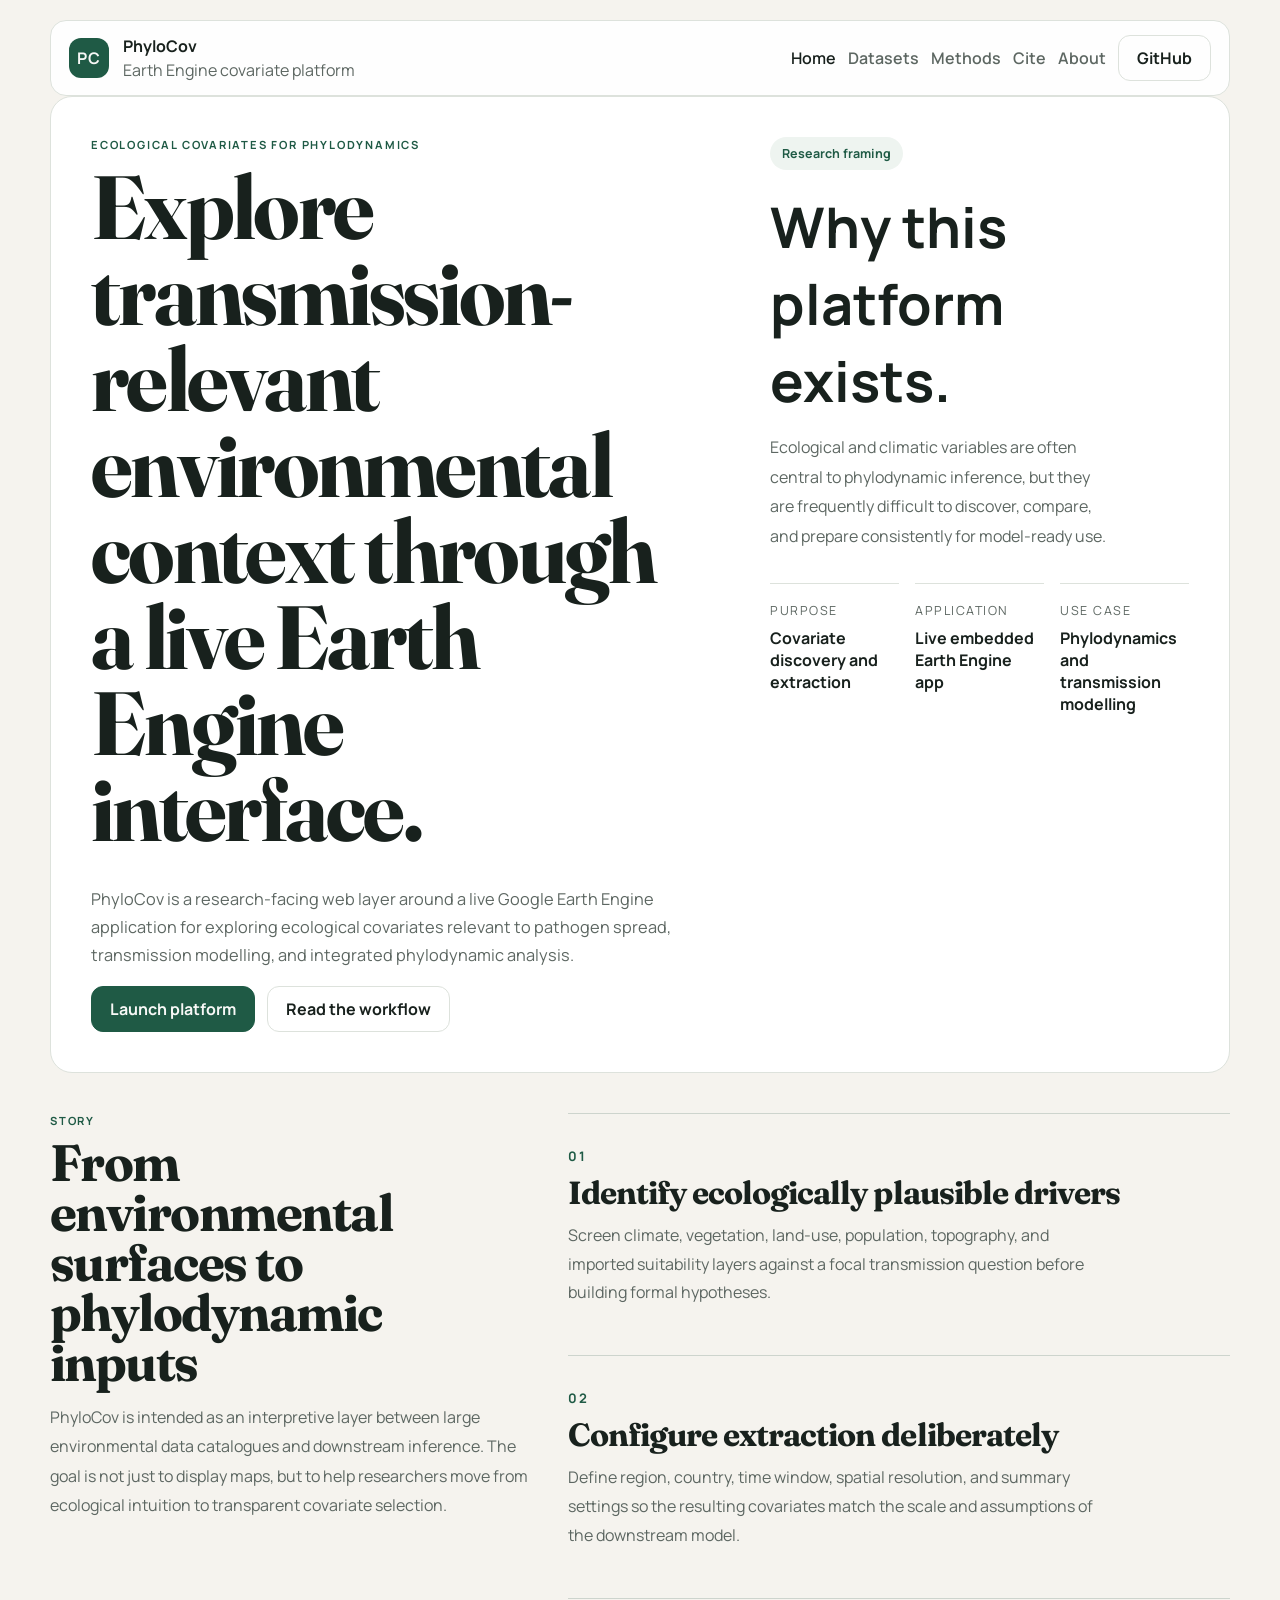
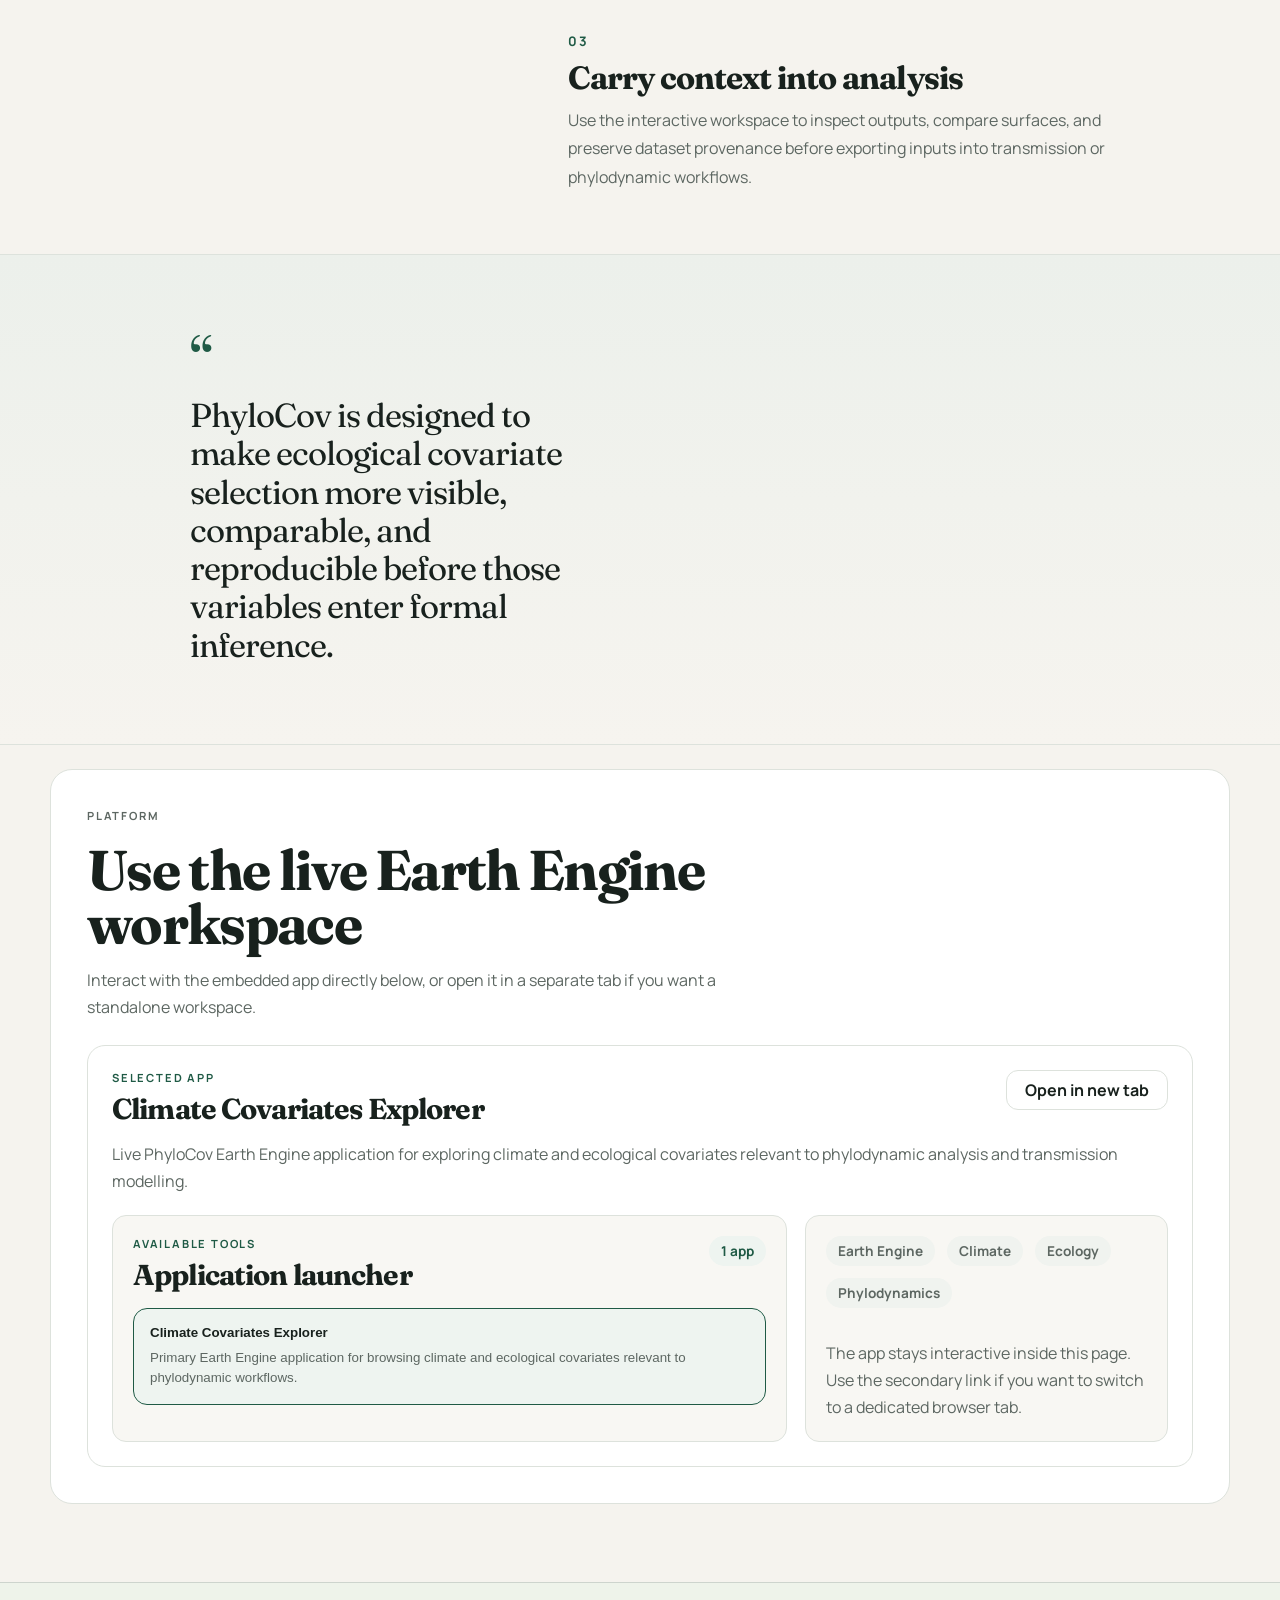
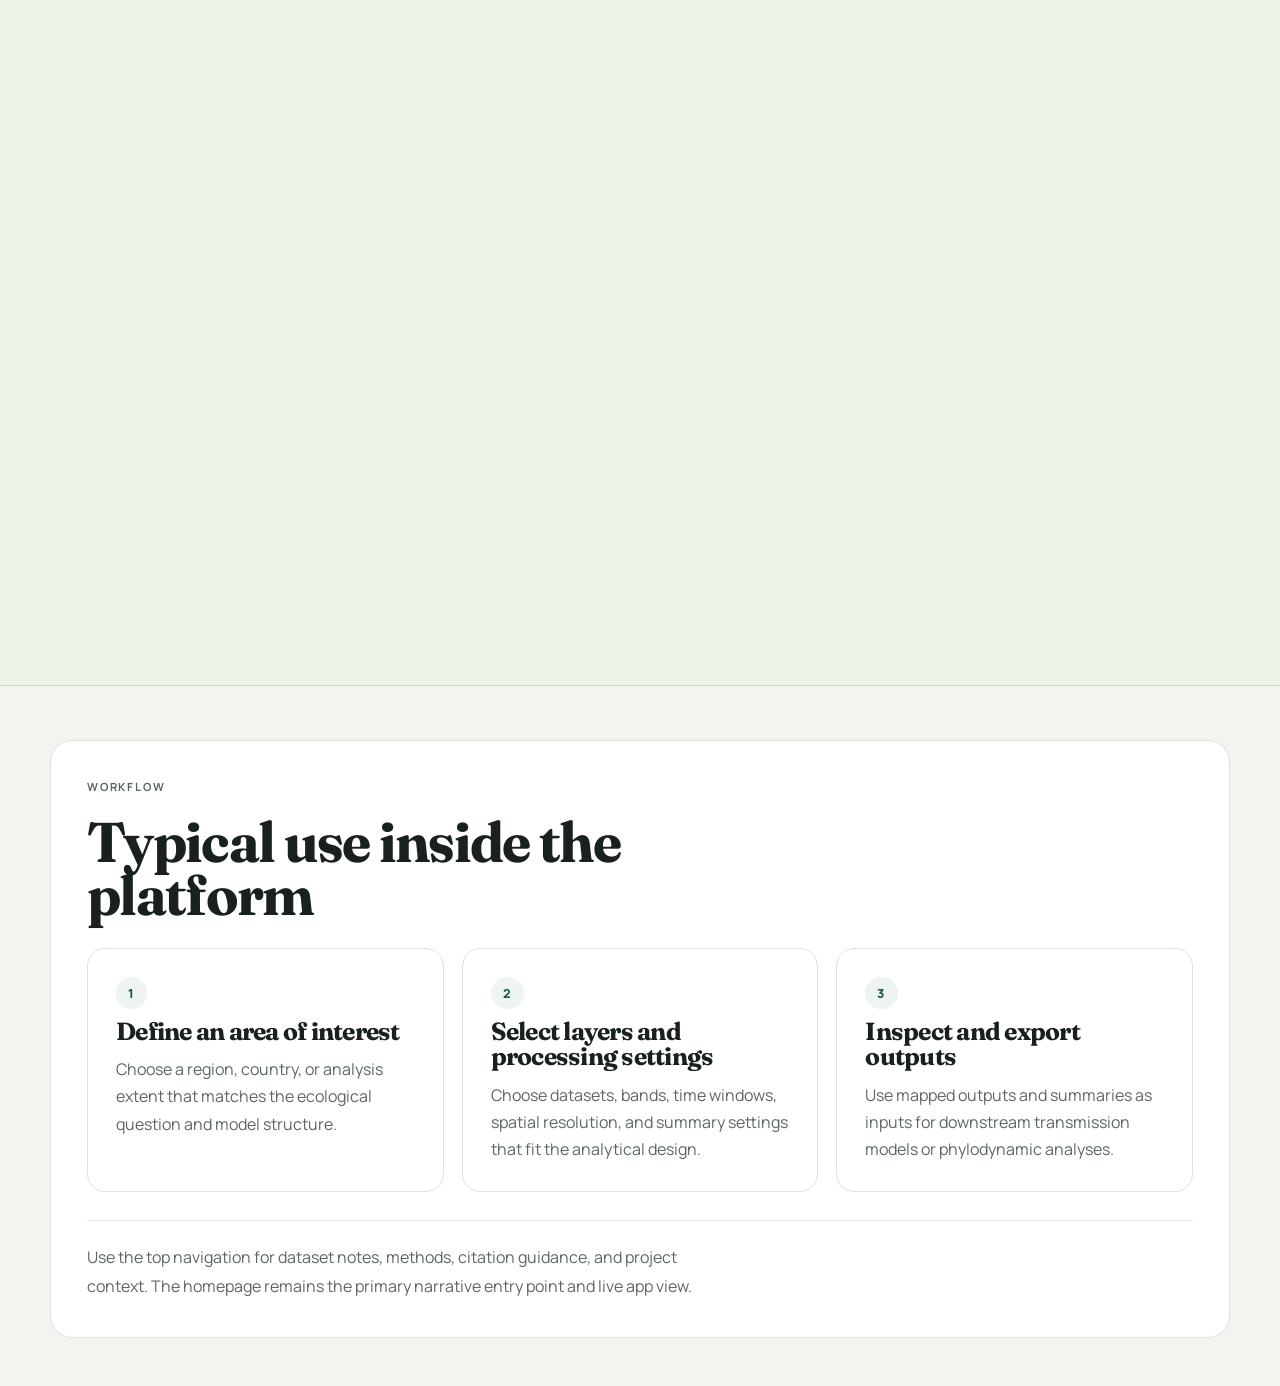
<file: index.html>
<!DOCTYPE html>
<html lang="en">
<head>
  <meta charset="UTF-8">
  <meta name="viewport" content="width=device-width, initial-scale=1.0">
  <title>PhyloCov | Ecological Covariates for Phylodynamics</title>
  <meta
    name="description"
    content="PhyloCov is a web platform for climate and ecological covariates designed for phylodynamic analysis and transmission modelling."
  >
  <link rel="preconnect" href="https://fonts.googleapis.com">
  <link rel="preconnect" href="https://fonts.gstatic.com" crossorigin>
  <link
    href="https://fonts.googleapis.com/css2?family=Fraunces:opsz,wght@9..144,500;9..144,700&family=Manrope:wght@400;500;600;700&display=swap"
    rel="stylesheet"
  >
  <link rel="stylesheet" href="./styles.css">
</head>
<body>
  <div class="site-shell">
    <header class="hero">
      <nav class="topbar" aria-label="Primary">
        <a class="brand" href="./index.html">
          <span class="brand-mark">PC</span>
          <span class="brand-copy">
            <strong>PhyloCov</strong>
            <span>Earth Engine covariate platform</span>
          </span>
        </a>
        <div class="topbar-actions">
          <a class="nav-link" aria-current="page" href="./index.html">Home</a>
          <a class="nav-link" href="./datasets.html">Datasets</a>
          <a class="nav-link" href="./methods.html">Methods</a>
          <a class="nav-link" href="./cite.html">Cite</a>
          <a class="nav-link" href="./about.html">About</a>
          <a class="button button-ghost" href="https://github.com/graeme-dor/PhyloCov" target="_blank" rel="noreferrer">GitHub</a>
        </div>
      </nav>

      <section class="hero-stage">
        <div class="hero-primary">
          <p class="eyebrow">Ecological covariates for phylodynamics</p>
          <h1>Explore transmission-relevant environmental context through a live Earth Engine interface.</h1>
          <p class="hero-text">
            PhyloCov is a research-facing web layer around a live Google Earth Engine application
            for exploring ecological covariates relevant to pathogen spread, transmission modelling,
            and integrated phylodynamic analysis.
          </p>
          <div class="hero-actions">
            <a class="button" href="#platform">Launch platform</a>
            <a class="button button-ghost" href="#story">Read the workflow</a>
          </div>
        </div>

        <div class="hero-secondary" aria-label="Platform summary">
          <div class="hero-note">
            <span class="panel-label">Research framing</span>
            <h2>Why this platform exists.</h2>
            <p>
              Ecological and climatic variables are often central to phylodynamic inference, but they are
              frequently difficult to discover, compare, and prepare consistently for model-ready use.
            </p>
          </div>

          <dl class="hero-metrics">
            <div>
              <dt>Purpose</dt>
              <dd>Covariate discovery and extraction</dd>
            </div>
            <div>
              <dt>Application</dt>
              <dd>Live embedded Earth Engine app</dd>
            </div>
            <div>
              <dt>Use case</dt>
              <dd>Phylodynamics and transmission modelling</dd>
            </div>
          </dl>
        </div>
      </section>
    </header>

    <main>
      <section class="story-section" id="story">
        <div class="story-intro">
          <p class="eyebrow">Story</p>
          <h2>From environmental surfaces to phylodynamic inputs</h2>
          <p>
            PhyloCov is intended as an interpretive layer between large environmental data catalogues
            and downstream inference. The goal is not just to display maps, but to help researchers
            move from ecological intuition to transparent covariate selection.
          </p>
        </div>

        <div class="story-grid">
          <article class="story-card">
            <span class="story-step">01</span>
            <h3>Identify ecologically plausible drivers</h3>
            <p>
              Screen climate, vegetation, land-use, population, topography, and imported suitability layers
              against a focal transmission question before building formal hypotheses.
            </p>
          </article>
          <article class="story-card">
            <span class="story-step">02</span>
            <h3>Configure extraction deliberately</h3>
            <p>
              Define region, country, time window, spatial resolution, and summary settings so the resulting
              covariates match the scale and assumptions of the downstream model.
            </p>
          </article>
          <article class="story-card">
            <span class="story-step">03</span>
            <h3>Carry context into analysis</h3>
            <p>
              Use the interactive workspace to inspect outputs, compare surfaces, and preserve dataset provenance
              before exporting inputs into transmission or phylodynamic workflows.
            </p>
          </article>
        </div>
      </section>

      <section class="quote-band">
        <div class="quote-band-inner">
          <p class="quote-mark">“</p>
          <p class="quote-text">
            PhyloCov is designed to make ecological covariate selection more visible, comparable, and reproducible
            before those variables enter formal inference.
          </p>
        </div>
      </section>

      <section class="platform-section" id="platform">
        <div class="section-heading">
          <p class="eyebrow">Platform</p>
          <h2>Use the live Earth Engine workspace</h2>
          <p>
            Interact with the embedded app directly below, or open it in a separate tab if you want a standalone workspace.
          </p>
        </div>

        <div class="embed-panel">
          <div class="embed-meta">
            <div>
              <p class="eyebrow eyebrow-tight">Selected app</p>
              <h3 id="app-title">Loading...</h3>
            </div>
            <div class="embed-actions">
              <a class="button button-ghost button-small" id="open-app-link" href="#" target="_blank" rel="noreferrer">
                Open in new tab
              </a>
            </div>
          </div>

          <p class="app-description" id="app-description">
            Loading app details.
          </p>

          <div class="platform-controls">
            <div class="platform-tools">
              <div class="app-browser-header">
                <div>
                  <p class="eyebrow eyebrow-tight">Available tools</p>
                  <h3>Application launcher</h3>
                </div>
                <span class="app-count" id="app-count">0 apps</span>
              </div>
              <div class="app-list" id="app-list" role="tablist" aria-label="Earth Engine apps"></div>
            </div>

            <div class="platform-notes">
              <div class="tag-row" id="app-tags" aria-label="App tags"></div>
              <p>
                The app stays interactive inside this page. Use the secondary link if you want to switch to a dedicated browser tab.
              </p>
            </div>
          </div>
        </div>
      </section>
    </main>
  </div>

  <div class="frame-stage">
    <div class="frame-wrap">
      <iframe
        id="app-frame"
        title="PhyloCov hosted Earth Engine application"
        loading="lazy"
        referrerpolicy="strict-origin-when-cross-origin"
      ></iframe>
      <div class="frame-placeholder" id="frame-placeholder">
        <div>
          <h4>Connect your live Earth Engine app</h4>
          <p>
            Add a valid published URL in <code>app-config.js</code> to load the application here.
          </p>
        </div>
      </div>
    </div>
  </div>

  <div class="site-shell">
    <main>
      <section class="content-section story-tail">
        <div class="section-heading">
          <p class="eyebrow">Workflow</p>
          <h2>Typical use inside the platform</h2>
        </div>

        <div class="usage-strip">
          <article class="usage-card">
            <span class="usage-step">1</span>
            <h3>Define an area of interest</h3>
            <p>Choose a region, country, or analysis extent that matches the ecological question and model structure.</p>
          </article>
          <article class="usage-card">
            <span class="usage-step">2</span>
            <h3>Select layers and processing settings</h3>
            <p>Choose datasets, bands, time windows, spatial resolution, and summary settings that fit the analytical design.</p>
          </article>
          <article class="usage-card">
            <span class="usage-step">3</span>
            <h3>Inspect and export outputs</h3>
            <p>Use mapped outputs and summaries as inputs for downstream transmission models or phylodynamic analyses.</p>
          </article>
        </div>

        <div class="story-footer">
          <p>
            Use the top navigation for dataset notes, methods, citation guidance, and project context.
            The homepage remains the primary narrative entry point and live app view.
          </p>
        </div>
      </section>
    </main>
  </div>

  <script src="./app-config.js"></script>
  <script src="./script.js"></script>
</body>
</html>
</file>
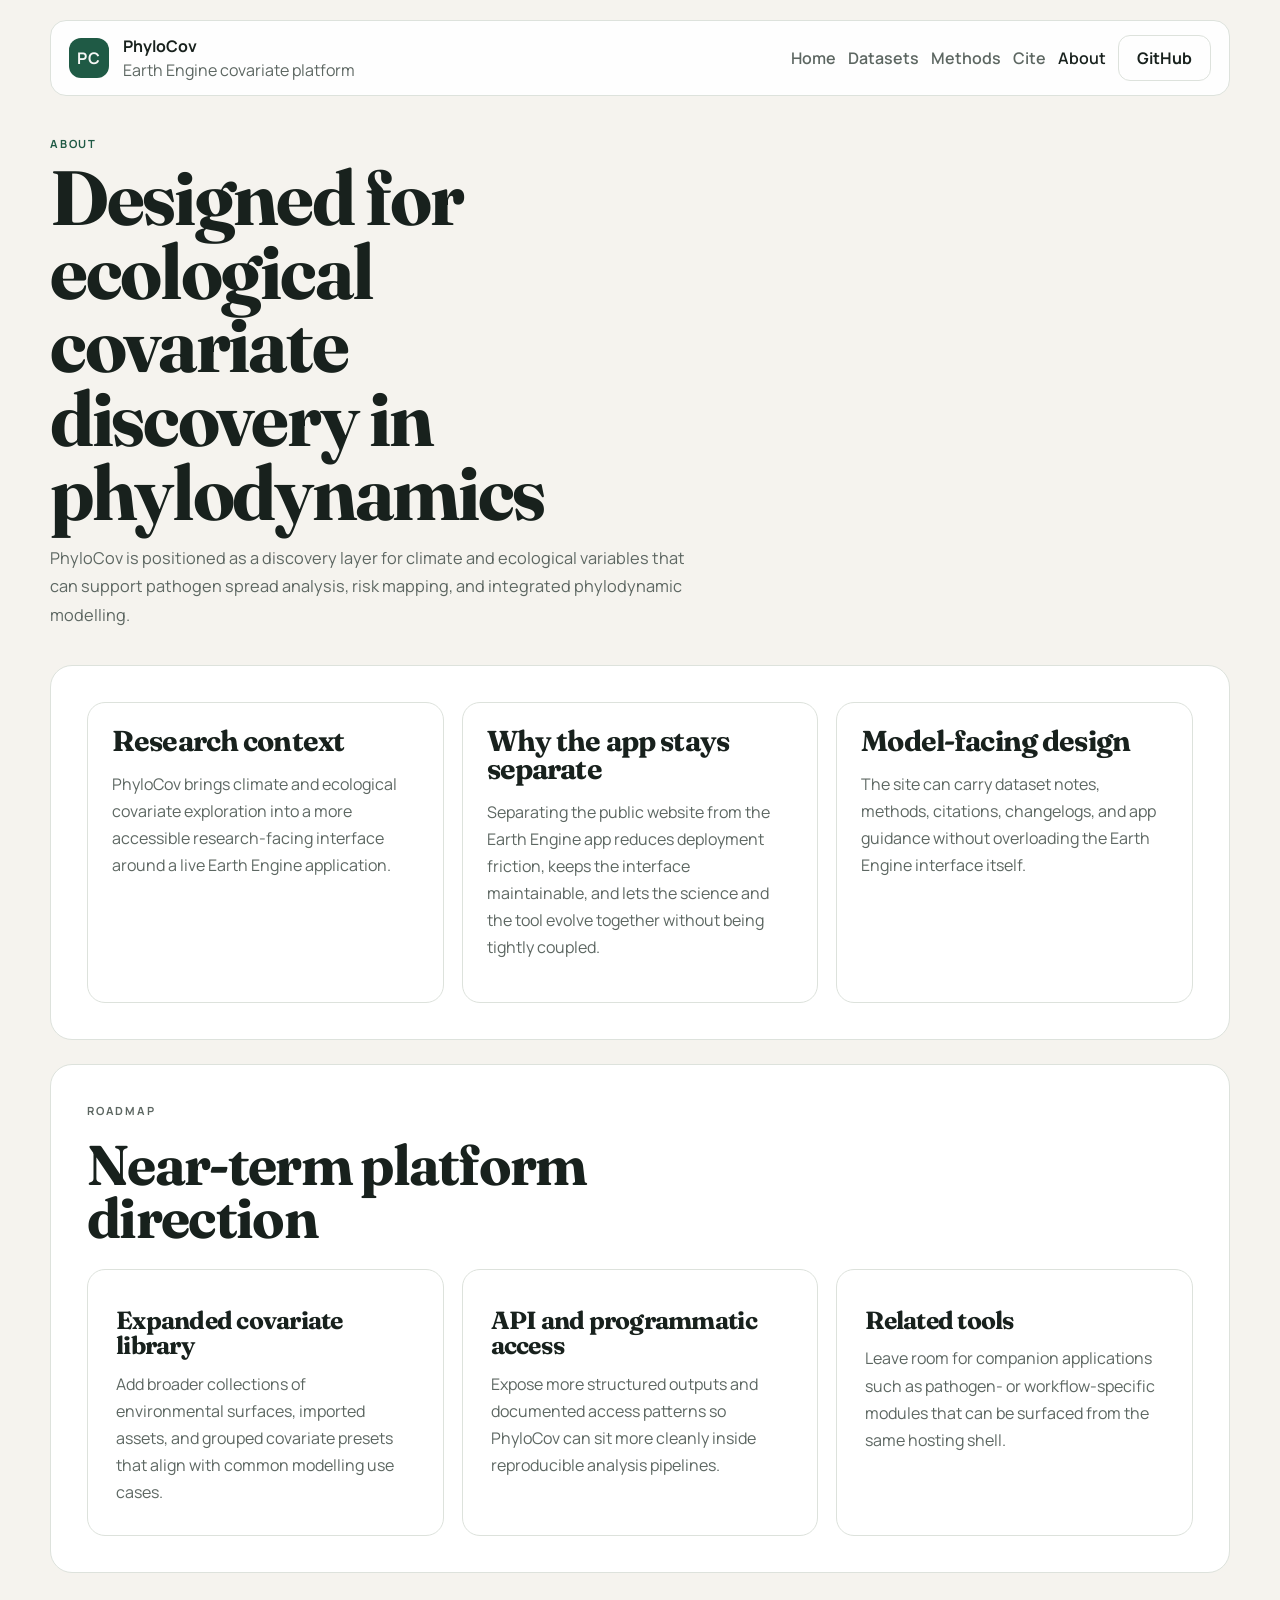
<file: about.html>
<!DOCTYPE html>
<html lang="en">
<head>
  <meta charset="UTF-8">
  <meta name="viewport" content="width=device-width, initial-scale=1.0">
  <title>PhyloCov About | Project Context</title>
  <meta
    name="description"
    content="About the PhyloCov platform and its role in ecological covariate discovery for phylodynamics."
  >
  <link rel="preconnect" href="https://fonts.googleapis.com">
  <link rel="preconnect" href="https://fonts.gstatic.com" crossorigin>
  <link
    href="https://fonts.googleapis.com/css2?family=Fraunces:opsz,wght@9..144,500;9..144,700&family=Manrope:wght@400;500;600;700&display=swap"
    rel="stylesheet"
    >
  <link rel="stylesheet" href="./styles.css">
</head>
<body>
  <div class="site-shell">
    <nav class="topbar" aria-label="Primary">
      <a class="brand" href="./index.html">
        <span class="brand-mark">PC</span>
        <span class="brand-copy">
          <strong>PhyloCov</strong>
          <span>Earth Engine covariate platform</span>
        </span>
      </a>
      <div class="topbar-actions">
        <a class="nav-link" href="./index.html">Home</a>
        <a class="nav-link" href="./datasets.html">Datasets</a>
        <a class="nav-link" href="./methods.html">Methods</a>
        <a class="nav-link" href="./cite.html">Cite</a>
        <a class="nav-link" aria-current="page" href="./about.html">About</a>
        <a class="button button-ghost" href="https://github.com/graeme-dor/PhyloCov" target="_blank" rel="noreferrer">GitHub</a>
      </div>
    </nav>

    <main>
      <section class="page-header">
        <p class="eyebrow">About</p>
        <h1>Designed for ecological covariate discovery in phylodynamics</h1>
        <p class="page-lead">
          PhyloCov is positioned as a discovery layer for climate and ecological variables that can support pathogen spread analysis, risk mapping, and integrated phylodynamic modelling.
        </p>
      </section>

      <section class="about-section">
        <div class="about-grid">
          <article class="about-card">
            <h3>Research context</h3>
            <p>PhyloCov brings climate and ecological covariate exploration into a more accessible research-facing interface around a live Earth Engine application.</p>
          </article>
          <article class="about-card">
            <h3>Why the app stays separate</h3>
            <p>Separating the public website from the Earth Engine app reduces deployment friction, keeps the interface maintainable, and lets the science and the tool evolve together without being tightly coupled.</p>
          </article>
          <article class="about-card">
            <h3>Model-facing design</h3>
            <p>The site can carry dataset notes, methods, citations, changelogs, and app guidance without overloading the Earth Engine interface itself.</p>
          </article>
        </div>
      </section>

      <section class="content-section">
        <div class="section-heading">
          <p class="eyebrow">Roadmap</p>
          <h2>Near-term platform direction</h2>
        </div>

        <div class="cite-layout">
          <article class="cite-card">
            <h3>Expanded covariate library</h3>
            <p>Add broader collections of environmental surfaces, imported assets, and grouped covariate presets that align with common modelling use cases.</p>
          </article>
          <article class="cite-card">
            <h3>API and programmatic access</h3>
            <p>Expose more structured outputs and documented access patterns so PhyloCov can sit more cleanly inside reproducible analysis pipelines.</p>
          </article>
          <article class="cite-card">
            <h3>Related tools</h3>
            <p>Leave room for companion applications such as pathogen- or workflow-specific modules that can be surfaced from the same hosting shell.</p>
          </article>
        </div>
      </section>
    </main>
  </div>
</body>
</html>
</file>
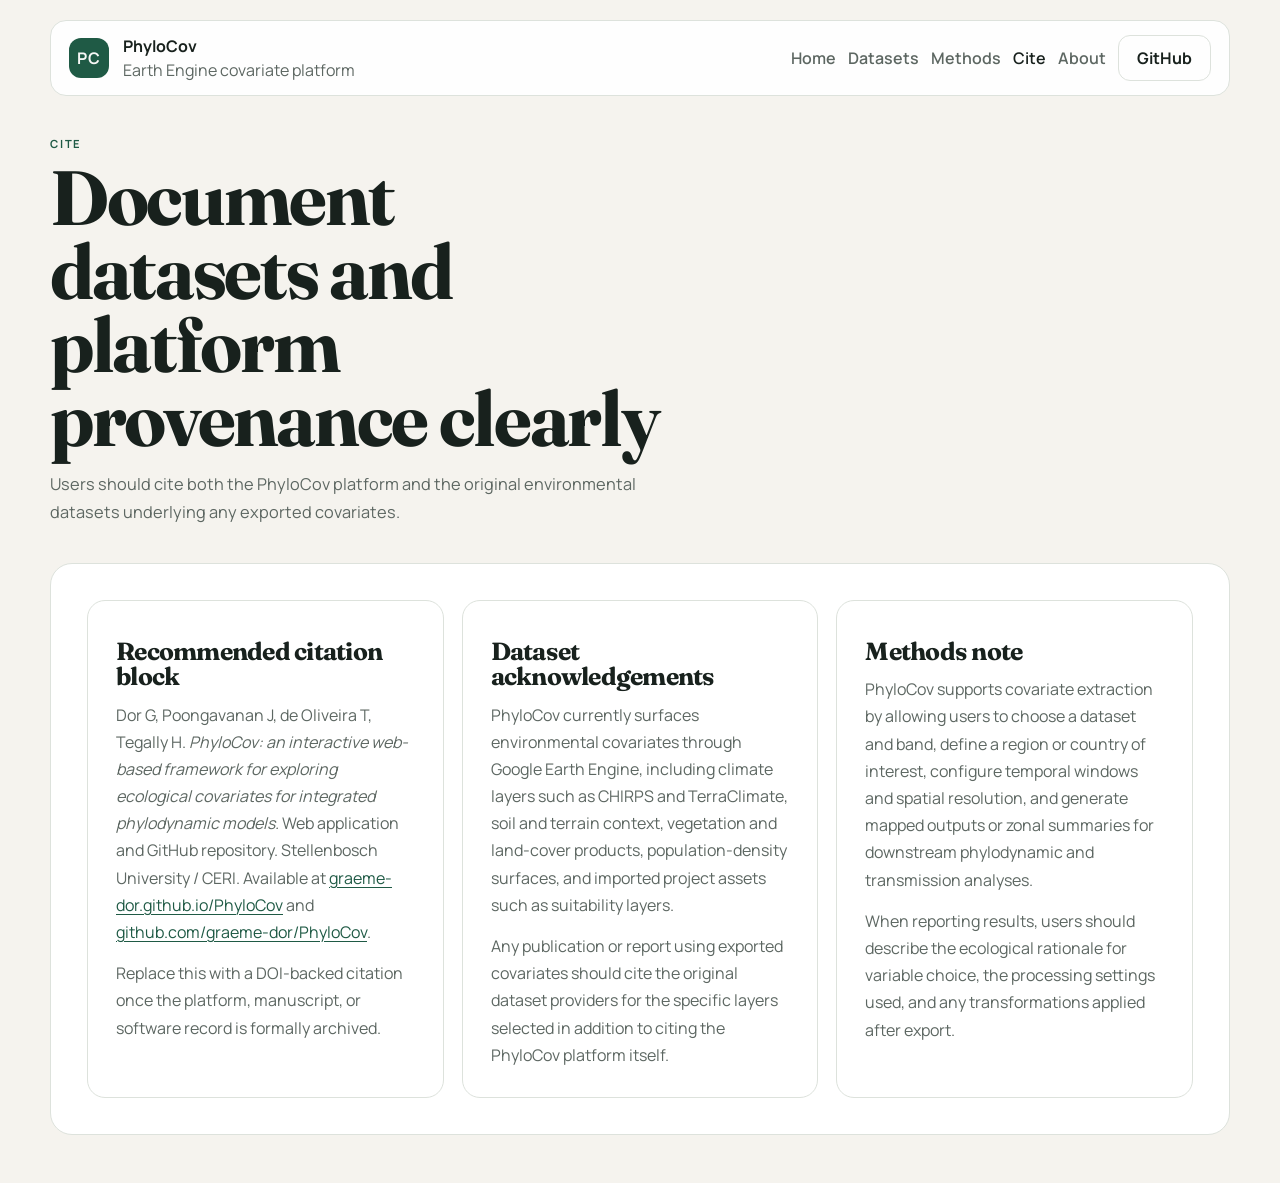
<file: cite.html>
<!DOCTYPE html>
<html lang="en">
<head>
  <meta charset="UTF-8">
  <meta name="viewport" content="width=device-width, initial-scale=1.0">
  <title>PhyloCov Cite | Citation and Attribution</title>
  <meta
    name="description"
    content="Citation and dataset attribution guidance for the PhyloCov platform."
  >
  <link rel="preconnect" href="https://fonts.googleapis.com">
  <link rel="preconnect" href="https://fonts.gstatic.com" crossorigin>
  <link
    href="https://fonts.googleapis.com/css2?family=Fraunces:opsz,wght@9..144,500;9..144,700&family=Manrope:wght@400;500;600;700&display=swap"
    rel="stylesheet"
  >
  <link rel="stylesheet" href="./styles.css">
</head>
<body>
  <div class="site-shell">
    <nav class="topbar" aria-label="Primary">
      <a class="brand" href="./index.html">
        <span class="brand-mark">PC</span>
        <span class="brand-copy">
          <strong>PhyloCov</strong>
          <span>Earth Engine covariate platform</span>
        </span>
      </a>
      <div class="topbar-actions">
        <a class="nav-link" href="./index.html">Home</a>
        <a class="nav-link" href="./datasets.html">Datasets</a>
        <a class="nav-link" href="./methods.html">Methods</a>
        <a class="nav-link" aria-current="page" href="./cite.html">Cite</a>
        <a class="nav-link" href="./about.html">About</a>
        <a class="button button-ghost" href="https://github.com/graeme-dor/PhyloCov" target="_blank" rel="noreferrer">GitHub</a>
      </div>
    </nav>

    <main>
      <section class="page-header">
        <p class="eyebrow">Cite</p>
        <h1>Document datasets and platform provenance clearly</h1>
        <p class="page-lead">
          Users should cite both the PhyloCov platform and the original environmental datasets underlying any exported covariates.
        </p>
      </section>

      <section class="content-section">
        <div class="cite-layout">
          <article class="cite-card">
            <h3>Recommended citation block</h3>
            <p class="citation-text">
              Dor G, Poongavanan J, de Oliveira T, Tegally H. <em>PhyloCov: an interactive web-based framework for exploring ecological covariates for integrated phylodynamic models.</em> Web application and GitHub repository. Stellenbosch University / CERI. Available at <a href="https://graeme-dor.github.io/PhyloCov/" target="_blank" rel="noreferrer">graeme-dor.github.io/PhyloCov</a> and <a href="https://github.com/graeme-dor/PhyloCov" target="_blank" rel="noreferrer">github.com/graeme-dor/PhyloCov</a>.
            </p>
            <p>Replace this with a DOI-backed citation once the platform, manuscript, or software record is formally archived.</p>
          </article>
          <article class="cite-card">
            <h3>Dataset acknowledgements</h3>
            <p>PhyloCov currently surfaces environmental covariates through Google Earth Engine, including climate layers such as CHIRPS and TerraClimate, soil and terrain context, vegetation and land-cover products, population-density surfaces, and imported project assets such as suitability layers.</p>
            <p>Any publication or report using exported covariates should cite the original dataset providers for the specific layers selected in addition to citing the PhyloCov platform itself.</p>
          </article>
          <article class="cite-card">
            <h3>Methods note</h3>
            <p>PhyloCov supports covariate extraction by allowing users to choose a dataset and band, define a region or country of interest, configure temporal windows and spatial resolution, and generate mapped outputs or zonal summaries for downstream phylodynamic and transmission analyses.</p>
            <p>When reporting results, users should describe the ecological rationale for variable choice, the processing settings used, and any transformations applied after export.</p>
          </article>
        </div>
      </section>
    </main>
  </div>
</body>
</html>
</file>
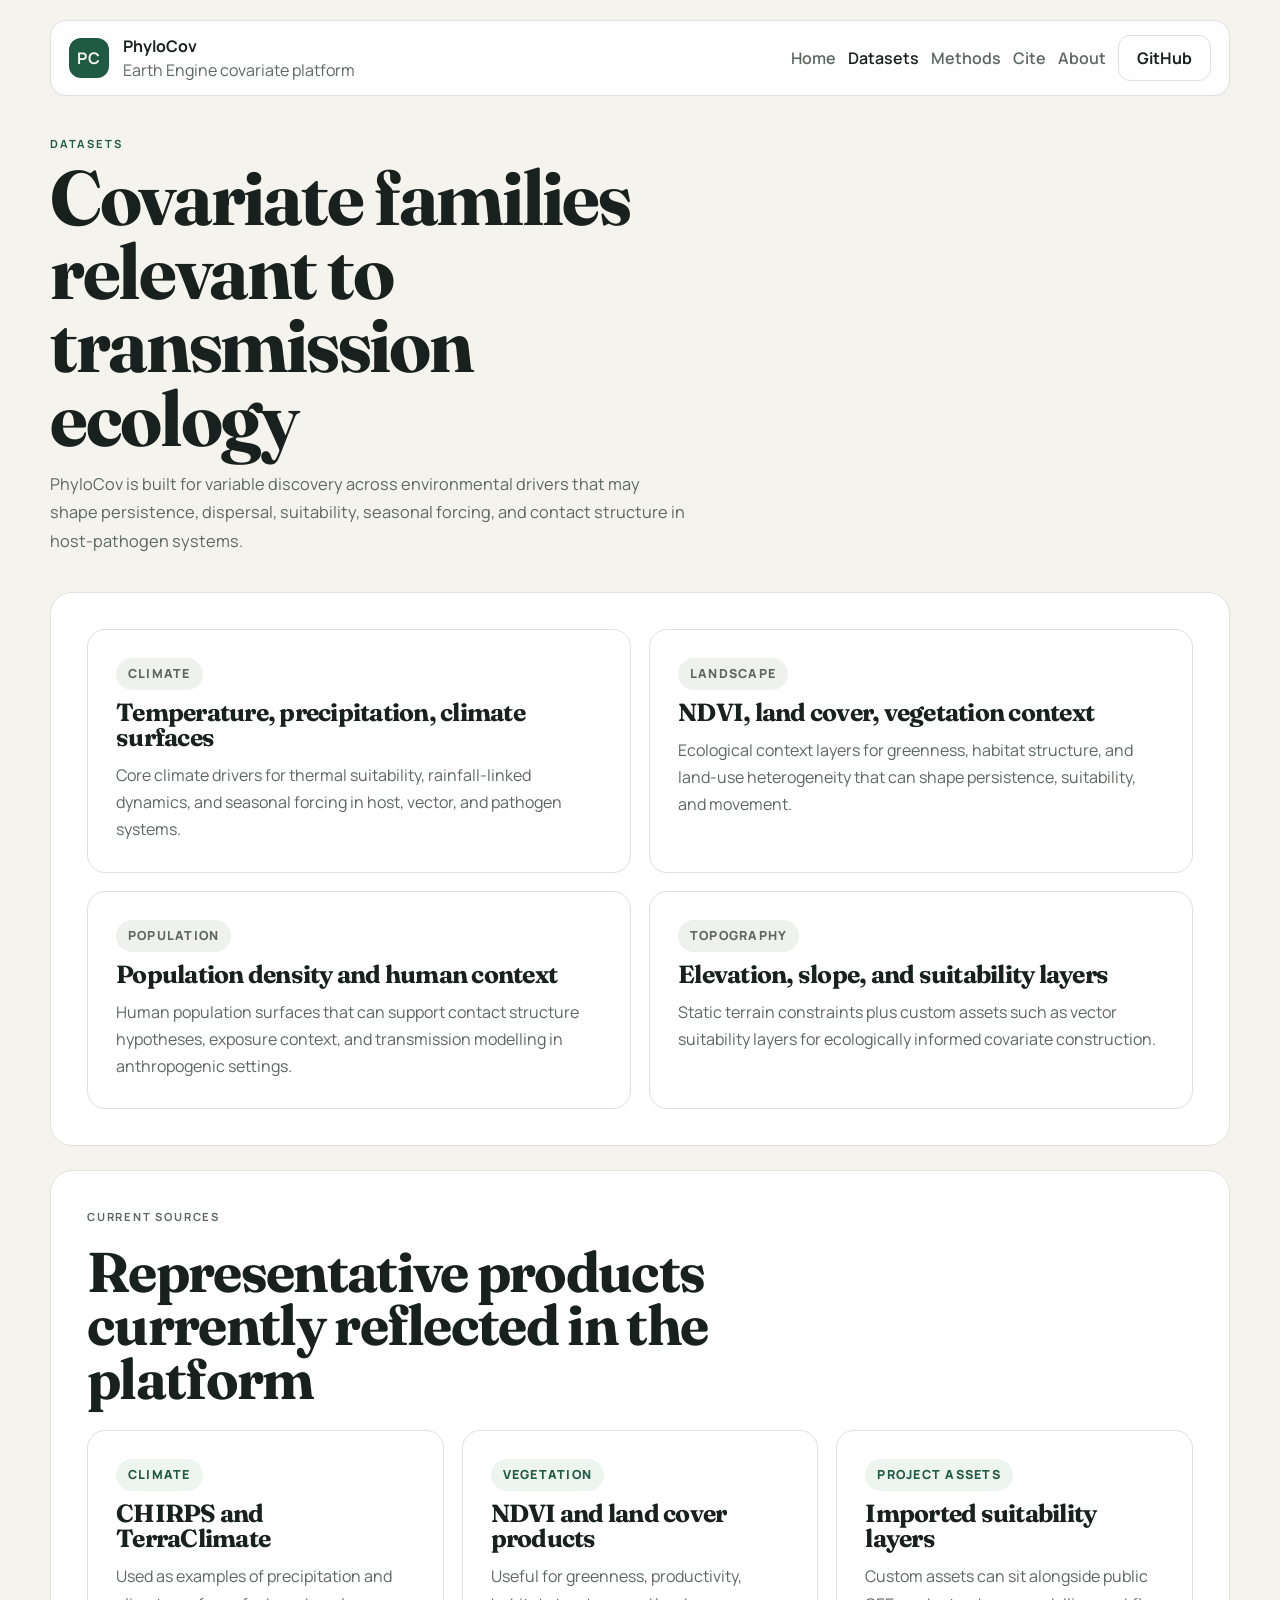
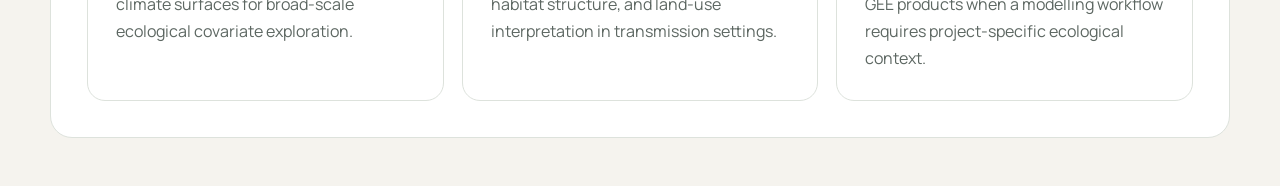
<file: datasets.html>
<!DOCTYPE html>
<html lang="en">
<head>
  <meta charset="UTF-8">
  <meta name="viewport" content="width=device-width, initial-scale=1.0">
  <title>PhyloCov Datasets | Covariate Families</title>
  <meta
    name="description"
    content="Overview of the climate and ecological covariate families used in PhyloCov."
  >
  <link rel="preconnect" href="https://fonts.googleapis.com">
  <link rel="preconnect" href="https://fonts.gstatic.com" crossorigin>
  <link
    href="https://fonts.googleapis.com/css2?family=Fraunces:opsz,wght@9..144,500;9..144,700&family=Manrope:wght@400;500;600;700&display=swap"
    rel="stylesheet"
  >
  <link rel="stylesheet" href="./styles.css">
</head>
<body>
  <div class="site-shell">
    <nav class="topbar" aria-label="Primary">
      <a class="brand" href="./index.html">
        <span class="brand-mark">PC</span>
        <span class="brand-copy">
          <strong>PhyloCov</strong>
          <span>Earth Engine covariate platform</span>
        </span>
      </a>
      <div class="topbar-actions">
        <a class="nav-link" href="./index.html">Home</a>
        <a class="nav-link" aria-current="page" href="./datasets.html">Datasets</a>
        <a class="nav-link" href="./methods.html">Methods</a>
        <a class="nav-link" href="./cite.html">Cite</a>
        <a class="nav-link" href="./about.html">About</a>
        <a class="button button-ghost" href="https://github.com/graeme-dor/PhyloCov" target="_blank" rel="noreferrer">GitHub</a>
      </div>
    </nav>

    <main>
      <section class="page-header">
        <p class="eyebrow">Datasets</p>
        <h1>Covariate families relevant to transmission ecology</h1>
        <p class="page-lead">
          PhyloCov is built for variable discovery across environmental drivers that may shape persistence,
          dispersal, suitability, seasonal forcing, and contact structure in host-pathogen systems.
        </p>
      </section>

      <section class="content-section">
        <div class="catalog-grid">
          <article class="catalog-card">
            <p class="catalog-kicker">Climate</p>
            <h3>Temperature, precipitation, climate surfaces</h3>
            <p>Core climate drivers for thermal suitability, rainfall-linked dynamics, and seasonal forcing in host, vector, and pathogen systems.</p>
          </article>
          <article class="catalog-card">
            <p class="catalog-kicker">Landscape</p>
            <h3>NDVI, land cover, vegetation context</h3>
            <p>Ecological context layers for greenness, habitat structure, and land-use heterogeneity that can shape persistence, suitability, and movement.</p>
          </article>
          <article class="catalog-card">
            <p class="catalog-kicker">Population</p>
            <h3>Population density and human context</h3>
            <p>Human population surfaces that can support contact structure hypotheses, exposure context, and transmission modelling in anthropogenic settings.</p>
          </article>
          <article class="catalog-card">
            <p class="catalog-kicker">Topography</p>
            <h3>Elevation, slope, and suitability layers</h3>
            <p>Static terrain constraints plus custom assets such as vector suitability layers for ecologically informed covariate construction.</p>
          </article>
        </div>
      </section>

      <section class="content-section">
        <div class="section-heading">
          <p class="eyebrow">Current sources</p>
          <h2>Representative products currently reflected in the platform</h2>
        </div>

        <div class="workflow-grid">
          <article class="workflow-card">
            <span class="workflow-phase">Climate</span>
            <h3>CHIRPS and TerraClimate</h3>
            <p>Used as examples of precipitation and climate surfaces for broad-scale ecological covariate exploration.</p>
          </article>
          <article class="workflow-card">
            <span class="workflow-phase">Vegetation</span>
            <h3>NDVI and land cover products</h3>
            <p>Useful for greenness, productivity, habitat structure, and land-use interpretation in transmission settings.</p>
          </article>
          <article class="workflow-card">
            <span class="workflow-phase">Project assets</span>
            <h3>Imported suitability layers</h3>
            <p>Custom assets can sit alongside public GEE products when a modelling workflow requires project-specific ecological context.</p>
          </article>
        </div>
      </section>
    </main>
  </div>
</body>
</html>
</file>
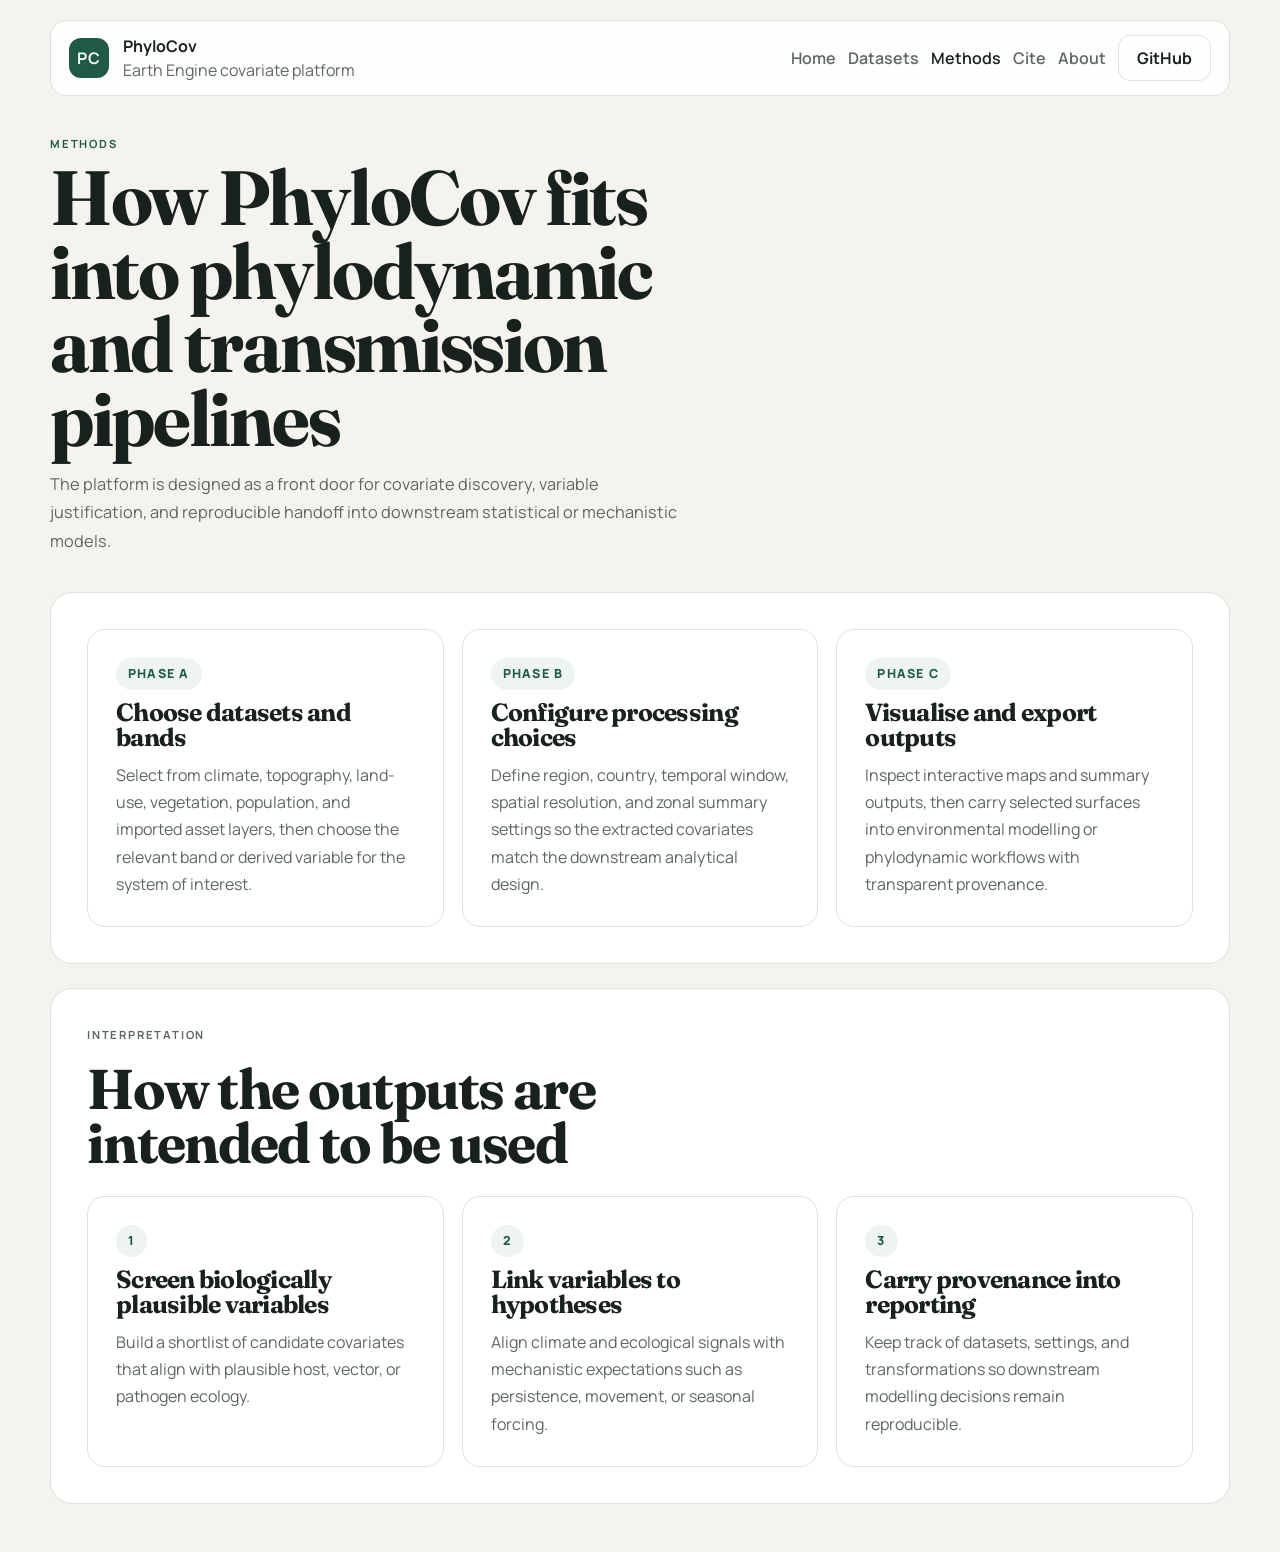
<file: methods.html>
<!DOCTYPE html>
<html lang="en">
<head>
  <meta charset="UTF-8">
  <meta name="viewport" content="width=device-width, initial-scale=1.0">
  <title>PhyloCov Methods | Extraction Workflow</title>
  <meta
    name="description"
    content="Overview of the PhyloCov covariate extraction and phylodynamic workflow."
  >
  <link rel="preconnect" href="https://fonts.googleapis.com">
  <link rel="preconnect" href="https://fonts.gstatic.com" crossorigin>
  <link
    href="https://fonts.googleapis.com/css2?family=Fraunces:opsz,wght@9..144,500;9..144,700&family=Manrope:wght@400;500;600;700&display=swap"
    rel="stylesheet"
  >
  <link rel="stylesheet" href="./styles.css">
</head>
<body>
  <div class="site-shell">
    <nav class="topbar" aria-label="Primary">
      <a class="brand" href="./index.html">
        <span class="brand-mark">PC</span>
        <span class="brand-copy">
          <strong>PhyloCov</strong>
          <span>Earth Engine covariate platform</span>
        </span>
      </a>
      <div class="topbar-actions">
        <a class="nav-link" href="./index.html">Home</a>
        <a class="nav-link" href="./datasets.html">Datasets</a>
        <a class="nav-link" aria-current="page" href="./methods.html">Methods</a>
        <a class="nav-link" href="./cite.html">Cite</a>
        <a class="nav-link" href="./about.html">About</a>
        <a class="button button-ghost" href="https://github.com/graeme-dor/PhyloCov" target="_blank" rel="noreferrer">GitHub</a>
      </div>
    </nav>

    <main>
      <section class="page-header">
        <p class="eyebrow">Methods</p>
        <h1>How PhyloCov fits into phylodynamic and transmission pipelines</h1>
        <p class="page-lead">
          The platform is designed as a front door for covariate discovery, variable justification,
          and reproducible handoff into downstream statistical or mechanistic models.
        </p>
      </section>

      <section class="content-section">
        <div class="workflow-grid">
          <article class="workflow-card">
            <span class="workflow-phase">Phase A</span>
            <h3>Choose datasets and bands</h3>
            <p>Select from climate, topography, land-use, vegetation, population, and imported asset layers, then choose the relevant band or derived variable for the system of interest.</p>
          </article>
          <article class="workflow-card">
            <span class="workflow-phase">Phase B</span>
            <h3>Configure processing choices</h3>
            <p>Define region, country, temporal window, spatial resolution, and zonal summary settings so the extracted covariates match the downstream analytical design.</p>
          </article>
          <article class="workflow-card">
            <span class="workflow-phase">Phase C</span>
            <h3>Visualise and export outputs</h3>
            <p>Inspect interactive maps and summary outputs, then carry selected surfaces into environmental modelling or phylodynamic workflows with transparent provenance.</p>
          </article>
        </div>
      </section>

      <section class="content-section">
        <div class="section-heading">
          <p class="eyebrow">Interpretation</p>
          <h2>How the outputs are intended to be used</h2>
        </div>

        <div class="usage-strip">
          <article class="usage-card">
            <span class="usage-step">1</span>
            <h3>Screen biologically plausible variables</h3>
            <p>Build a shortlist of candidate covariates that align with plausible host, vector, or pathogen ecology.</p>
          </article>
          <article class="usage-card">
            <span class="usage-step">2</span>
            <h3>Link variables to hypotheses</h3>
            <p>Align climate and ecological signals with mechanistic expectations such as persistence, movement, or seasonal forcing.</p>
          </article>
          <article class="usage-card">
            <span class="usage-step">3</span>
            <h3>Carry provenance into reporting</h3>
            <p>Keep track of datasets, settings, and transformations so downstream modelling decisions remain reproducible.</p>
          </article>
        </div>
      </section>
    </main>
  </div>
</body>
</html>
</file>
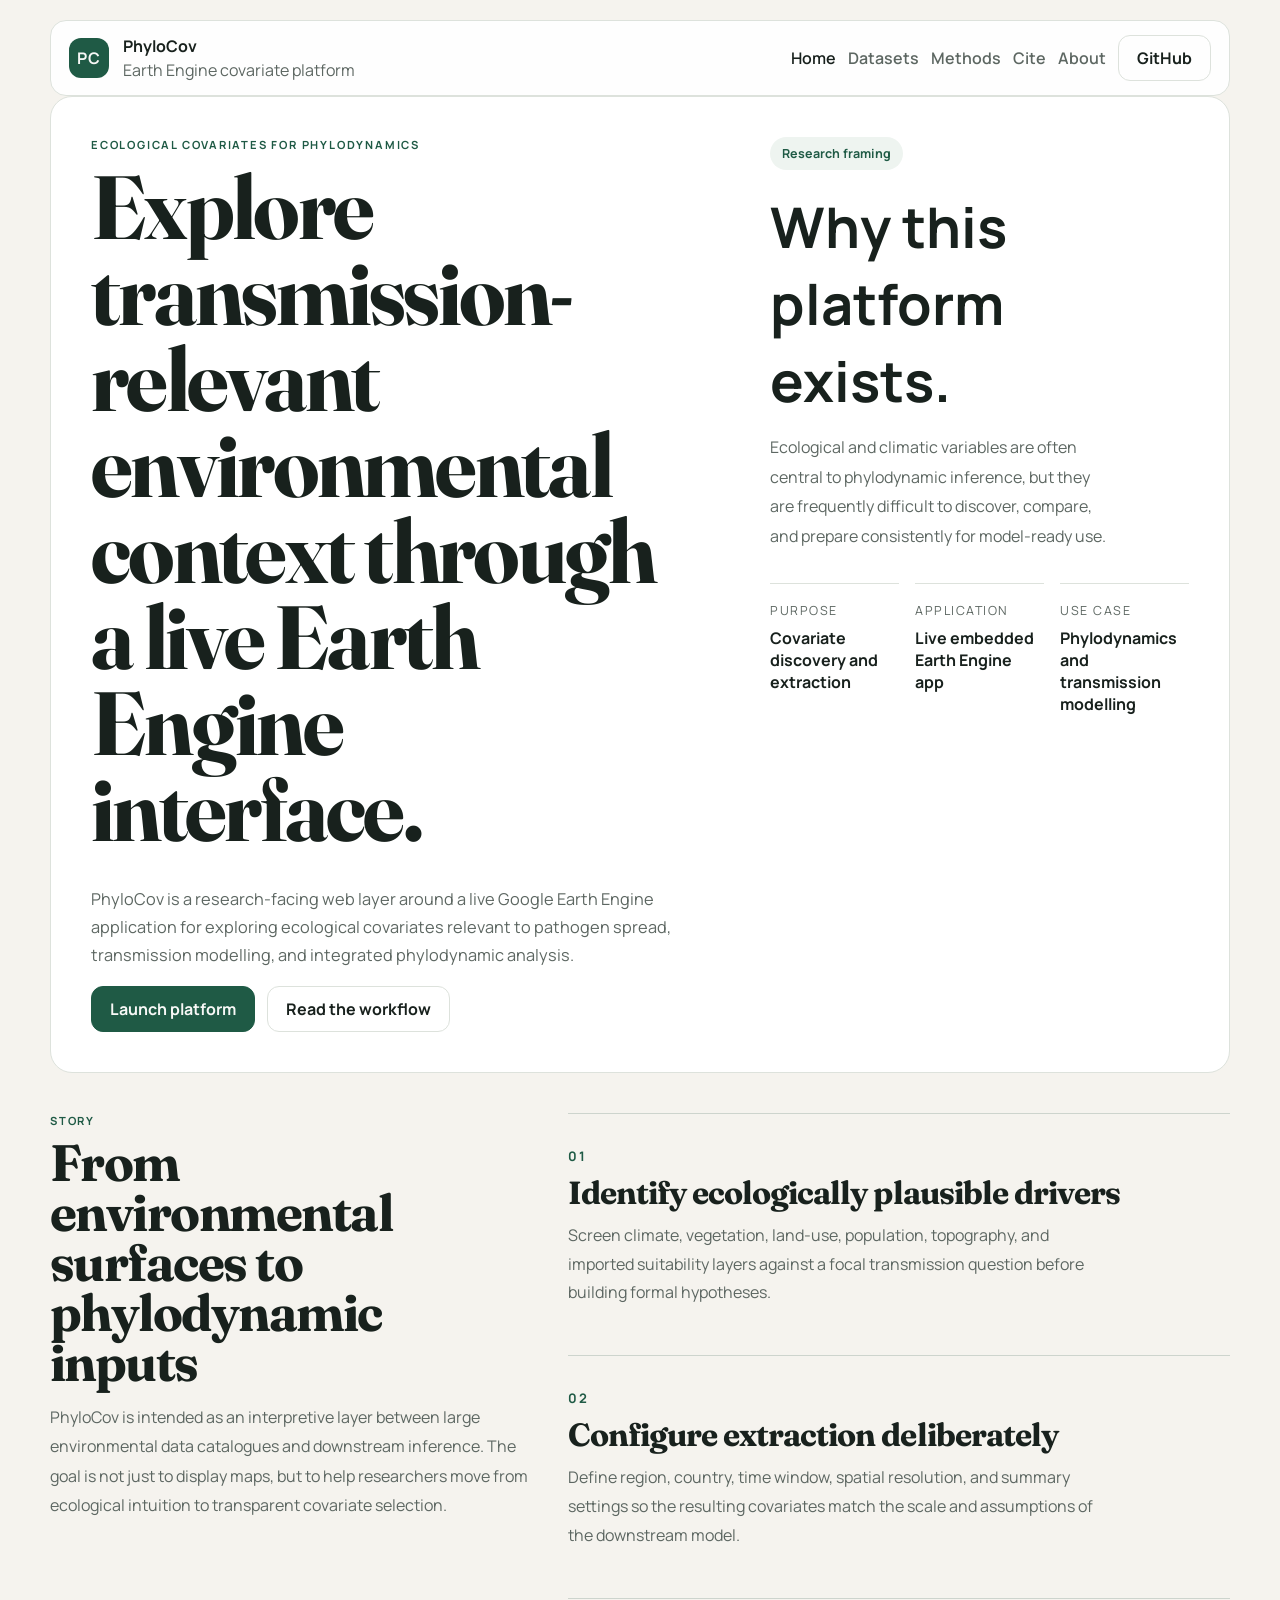
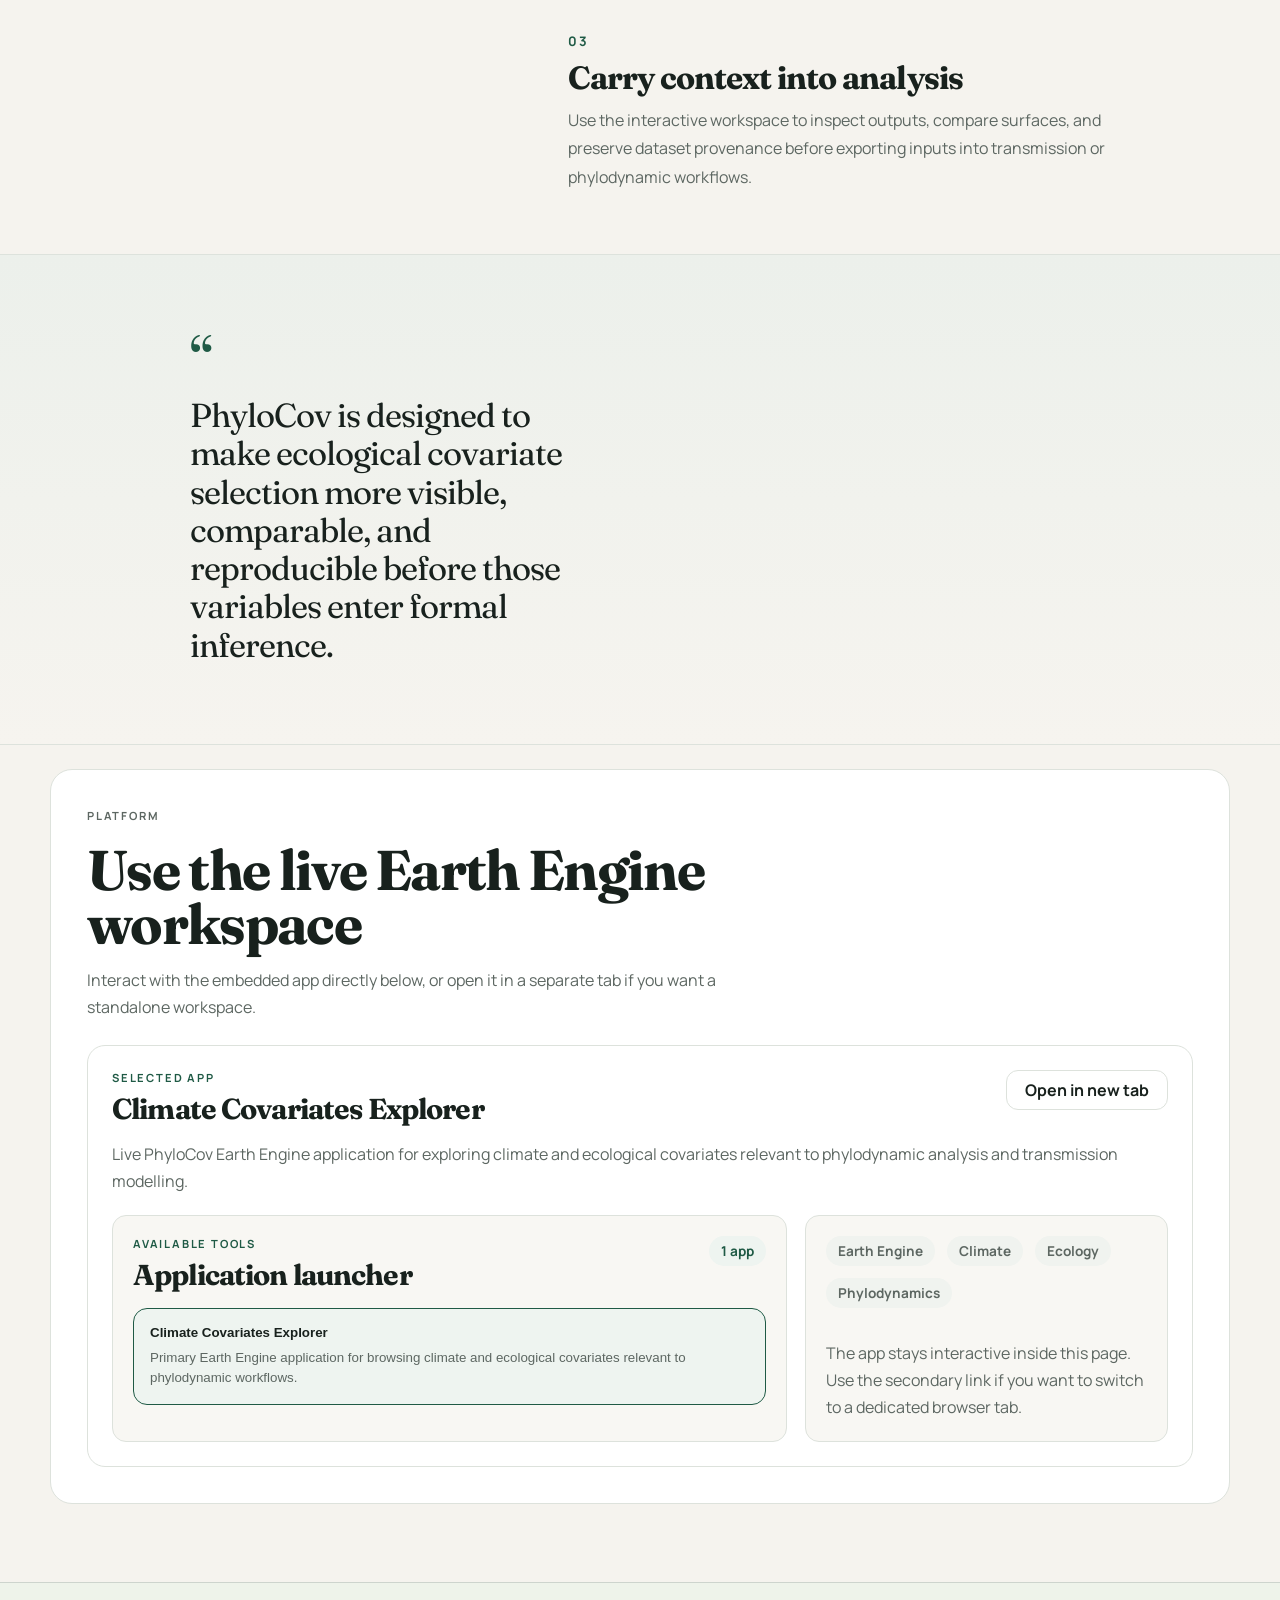
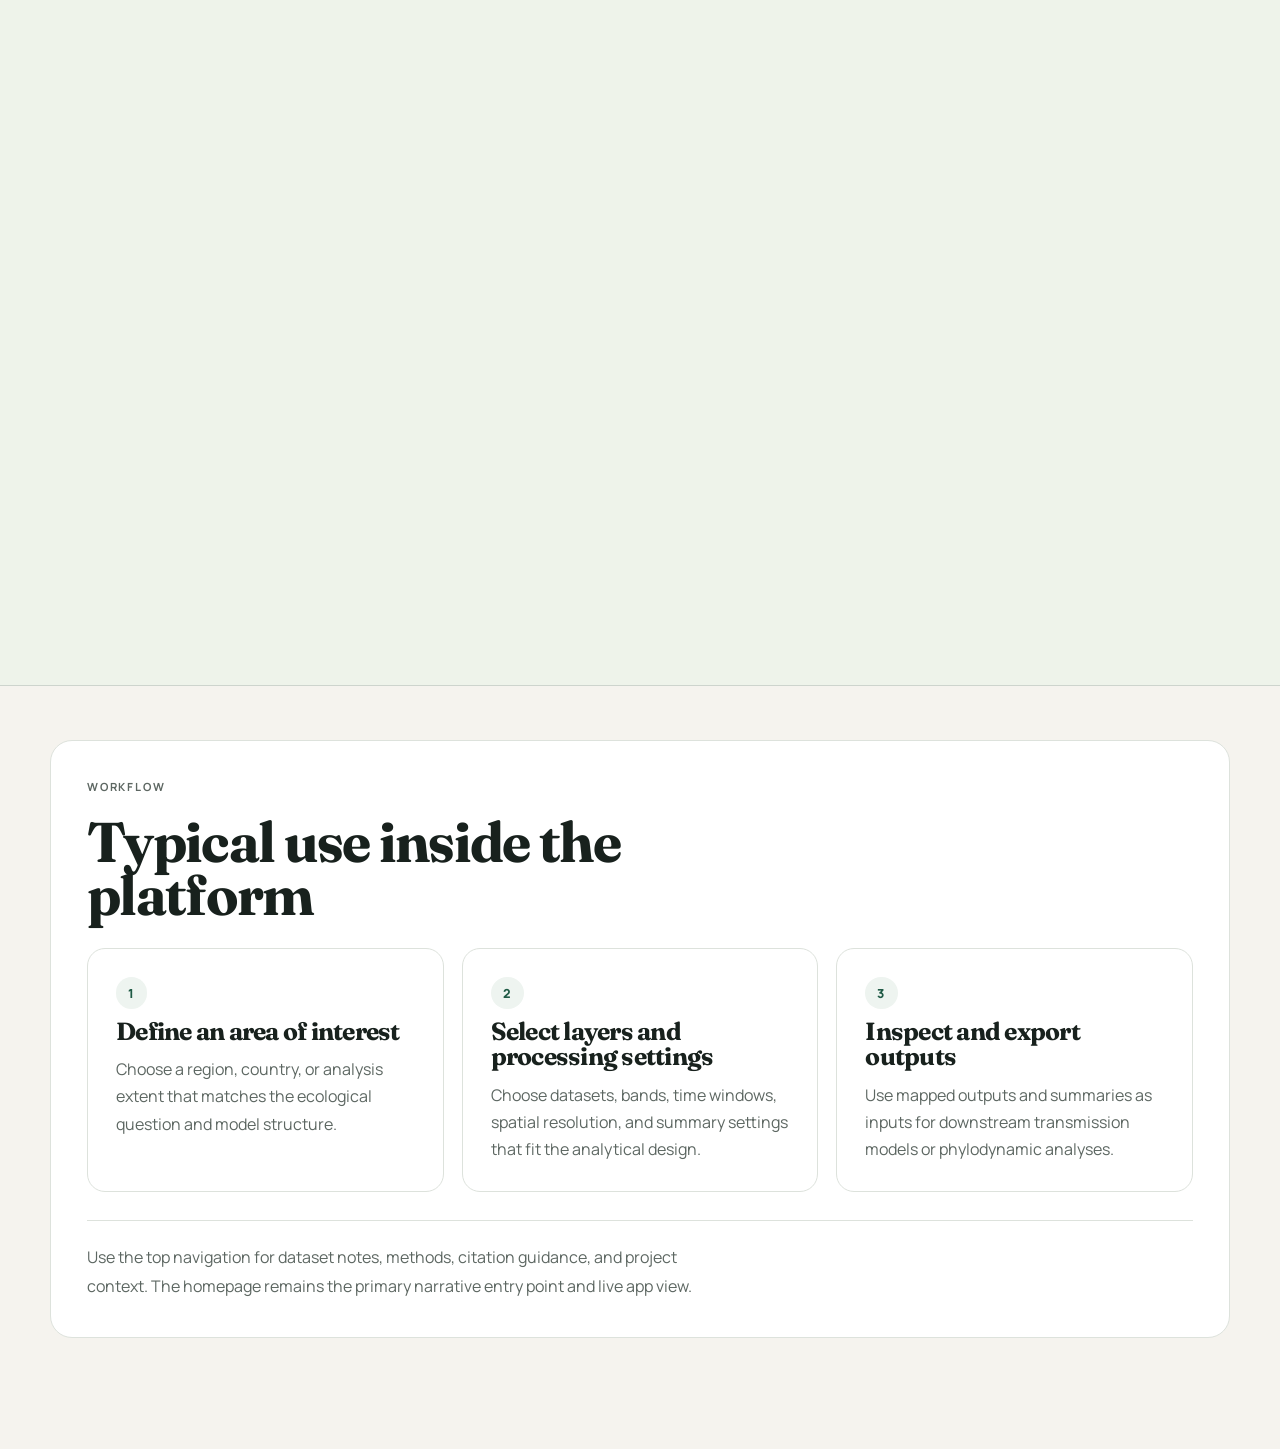
<file: platform.html>
<!DOCTYPE html>
<html lang="en">
<head>
  <meta charset="UTF-8">
  <meta http-equiv="refresh" content="0; url=./index.html#platform">
  <meta name="viewport" content="width=device-width, initial-scale=1.0">
  <title>PhyloCov Platform</title>
  <link rel="canonical" href="https://graeme-dor.github.io/PhyloCov/#platform">
</head>
<body>
  <p>Redirecting to <a href="./index.html#platform">the PhyloCov platform section</a>.</p>
</body>
</html>
</file>
<file: styles.css>
:root {
  --bg: #f5f3ee;
  --panel: #ffffff;
  --panel-soft: #f8f7f3;
  --text: #18211d;
  --muted: #5d6762;
  --line: #dde2dc;
  --line-strong: #cdd4cd;
  --accent: #1f5a45;
  --accent-soft: #eef4f0;
  --shadow: 0 10px 30px rgba(24, 33, 29, 0.06);
  --radius-xl: 22px;
  --radius-lg: 18px;
  --radius-md: 14px;
  --max-width: 1180px;
}

* {
  box-sizing: border-box;
}

html {
  scroll-behavior: smooth;
}

body {
  margin: 0;
  font-family: "Manrope", "Avenir Next", "Segoe UI", sans-serif;
  color: var(--text);
  background: var(--bg);
  min-height: 100vh;
}

body::before {
  content: none;
}

.site-shell {
  width: min(calc(100% - 32px), var(--max-width));
  margin: 0 auto;
  padding: 20px 0 48px;
}

.hero,
.platform-section,
.about-section,
.content-section {
  position: relative;
}

.topbar {
  display: flex;
  justify-content: space-between;
  align-items: center;
  gap: 24px;
  padding: 14px 18px;
  border: 1px solid var(--line);
  background: rgba(255, 255, 255, 0.92);
  border-radius: 16px;
  box-shadow: none;
}

.brand {
  display: inline-flex;
  align-items: center;
  gap: 14px;
  color: inherit;
  text-decoration: none;
}

.brand-mark {
  display: inline-grid;
  place-items: center;
  width: 40px;
  height: 40px;
  border-radius: 12px;
  background: var(--accent);
  color: #f7f8f6;
  font-weight: 700;
  letter-spacing: 0.08em;
}

.brand-copy {
  display: grid;
  gap: 2px;
}

.brand-copy strong {
  font-size: 1rem;
}

.brand-copy span,
.nav-link,
.hero-text,
.section-heading p,
.app-description,
.about-card p,
.panel-card p,
.feature-list,
.hero-metrics dt,
.hero-metrics dd {
  color: var(--muted);
}

.topbar-actions {
  display: flex;
  align-items: center;
  gap: 10px;
  flex-wrap: wrap;
}

.nav-link {
  text-decoration: none;
  font-weight: 600;
  color: var(--muted);
}

.nav-link[aria-current="page"] {
  color: var(--text);
  text-decoration: none;
}

.hero-stage {
  display: grid;
  grid-template-columns: minmax(0, 1.4fr) minmax(300px, 0.9fr);
  gap: 28px;
  padding: 56px 0 30px;
  align-items: stretch;
}

.hero-stage,
.hero-copy,
.panel-card,
.app-browser,
.embed-panel,
.about-card {
  border: 1px solid var(--line);
  background: var(--panel);
  box-shadow: none;
}

.hero-stage {
  padding: 40px;
  border-radius: var(--radius-xl);
  overflow: hidden;
}

.hero-primary,
.hero-secondary {
  display: grid;
  align-content: start;
}

.hero-copy {
  padding: 44px;
  border-radius: var(--radius-xl);
  overflow: hidden;
}

.hero-primary h1,
.hero-copy h1,
.section-heading h2,
.app-browser-header h3,
.embed-meta h3,
.about-card h3,
.panel-card h2,
.frame-placeholder h4 {
  font-family: "Fraunces", "Iowan Old Style", "Palatino Linotype", serif;
  line-height: 0.96;
  letter-spacing: -0.03em;
}

.hero-primary h1,
.hero-copy h1 {
  margin: 12px 0 18px;
  font-size: clamp(3.2rem, 7vw, 5.8rem);
  max-width: 10ch;
}

.eyebrow {
  margin: 0;
  text-transform: uppercase;
  letter-spacing: 0.16em;
  font-size: 0.7rem;
  font-weight: 700;
  color: var(--accent);
}

.eyebrow-tight {
  margin-bottom: 10px;
}

.hero-text {
  max-width: 58ch;
  font-size: 1.02rem;
  line-height: 1.7;
}

.hero-actions,
.topbar-actions,
.tag-row {
  display: flex;
  gap: 12px;
  flex-wrap: wrap;
}

.button {
  display: inline-flex;
  align-items: center;
  justify-content: center;
  min-height: 46px;
  padding: 0 18px;
  border-radius: 12px;
  border: 1px solid var(--accent);
  background: var(--accent);
  color: #f7f8f6;
  font-weight: 700;
  text-decoration: none;
  transition: transform 160ms ease, background 160ms ease, border-color 160ms ease;
  box-shadow: none;
}

.button:hover,
.button:focus-visible {
  transform: translateY(-1px);
}

.button-ghost {
  background: transparent;
  color: var(--text);
  border-color: var(--line);
  box-shadow: none;
}

.button-small {
  min-height: 40px;
}

.hero-metrics {
  display: grid;
  grid-template-columns: repeat(3, minmax(0, 1fr));
  gap: 16px;
  margin: 32px 0 0;
}

.hero-metrics div {
  padding-top: 18px;
  border-top: 1px solid var(--line);
}

.hero-metrics dt {
  font-size: 0.78rem;
  text-transform: uppercase;
  letter-spacing: 0.12em;
  margin-bottom: 8px;
}

.hero-metrics dd {
  margin: 0;
  font-weight: 700;
  color: var(--text);
}

.hero-note {
  max-width: 34ch;
}

.panel-label {
  display: inline-block;
  padding: 8px 12px;
  border-radius: 999px;
  background: var(--accent-soft);
  color: var(--accent);
  font-size: 0.78rem;
  font-weight: 700;
}

.hero-note h2,
.panel-card h2,
.section-heading h2 {
  margin: 18px 0 14px;
  font-size: clamp(2rem, 4.4vw, 3.5rem);
}

.hero-note p {
  margin: 0;
  color: var(--muted);
  line-height: 1.85;
}

.story-section {
  display: grid;
  grid-template-columns: minmax(280px, 0.85fr) minmax(0, 1.15fr);
  gap: 28px;
  margin-top: 28px;
  padding: 12px 0 8px;
  align-items: start;
}

.story-intro h2,
.quote-text {
  font-family: "Fraunces", "Iowan Old Style", "Palatino Linotype", serif;
  letter-spacing: -0.03em;
}

.story-intro h2 {
  margin: 10px 0 14px;
  font-size: clamp(2.2rem, 4vw, 3.4rem);
  line-height: 0.98;
  max-width: 12ch;
}

.story-intro p:last-child {
  margin: 0;
  color: var(--muted);
  line-height: 1.85;
  max-width: 50ch;
}

.story-grid {
  display: grid;
  gap: 18px;
}

.story-card {
  padding: 30px 0;
  border-top: 1px solid var(--line-strong);
}

.story-step {
  display: inline-block;
  margin-bottom: 12px;
  color: var(--accent);
  font-size: 0.82rem;
  font-weight: 700;
  letter-spacing: 0.16em;
}

.story-card h3 {
  margin: 0 0 12px;
  font-family: "Fraunces", "Iowan Old Style", "Palatino Linotype", serif;
  font-size: 2rem;
  line-height: 1;
  letter-spacing: -0.03em;
}

.story-card p {
  margin: 0;
  color: var(--muted);
  line-height: 1.8;
  max-width: 54ch;
}

.quote-band {
  width: 100vw;
  margin-left: calc(50% - 50vw);
  margin-top: 24px;
  padding: 80px 0;
  background: linear-gradient(180deg, #ecf0eb, #f6f4ef);
  border-top: 1px solid var(--line);
  border-bottom: 1px solid var(--line);
}

.quote-band-inner {
  width: min(calc(100% - 32px), 900px);
  margin: 0 auto;
}

.quote-mark {
  margin: 0 0 10px;
  color: var(--accent);
  font-family: "Fraunces", "Iowan Old Style", "Palatino Linotype", serif;
  font-size: 4rem;
  line-height: 0.8;
}

.quote-text {
  margin: 0;
  font-size: clamp(1.5rem, 2.6vw, 2.5rem);
  line-height: 1.15;
  color: var(--text);
  max-width: 18ch;
}

.feature-list {
  padding-left: 18px;
  margin: 20px 0 0;
  display: grid;
  gap: 10px;
  line-height: 1.5;
}

.platform-section,
.about-section,
.content-section {
  margin-top: 24px;
  padding: 36px;
  border-radius: var(--radius-xl);
  border: 1px solid var(--line);
  background: var(--panel);
}

.page-header {
  padding: 40px 0 12px;
}

.page-header h1 {
  margin: 10px 0 14px;
  font-family: "Fraunces", "Iowan Old Style", "Palatino Linotype", serif;
  font-size: clamp(2.8rem, 6vw, 5rem);
  line-height: 0.96;
  letter-spacing: -0.03em;
  max-width: 12ch;
}

.page-lead {
  max-width: 64ch;
  margin: 0;
  color: var(--muted);
  line-height: 1.75;
  font-size: 1.02rem;
}

.section-heading {
  max-width: 70ch;
  margin-bottom: 24px;
}

.section-heading h2 {
  margin-bottom: 12px;
}

.section-heading p {
  line-height: 1.7;
}

.embed-panel,
.about-card {
  padding: 24px;
  border-radius: var(--radius-lg);
}

.app-browser-header,
.embed-meta {
  display: flex;
  align-items: start;
  justify-content: space-between;
  gap: 16px;
}

.app-browser-header h3,
.embed-meta h3,
.about-card h3,
.frame-placeholder h4 {
  margin: 0;
  font-size: 1.8rem;
}

.app-count,
.app-tag {
  display: inline-flex;
  align-items: center;
  min-height: 30px;
  padding: 0 12px;
  border-radius: 999px;
  background: var(--accent-soft);
  color: var(--accent);
  font-size: 0.85rem;
  font-weight: 700;
}

.app-list {
  display: grid;
  gap: 12px;
  margin-top: 20px;
}

.app-card {
  width: 100%;
  padding: 16px;
  border: 1px solid var(--line);
  border-radius: 14px;
  background: var(--panel);
  color: var(--text);
  text-align: left;
  cursor: pointer;
  transition: transform 160ms ease, border-color 160ms ease, background 160ms ease;
}

.app-card:hover,
.app-card:focus-visible,
.app-card.is-active {
  transform: translateY(-1px);
  border-color: var(--accent);
  background: var(--accent-soft);
}

.app-card-title {
  display: block;
  font-weight: 800;
  margin-bottom: 8px;
}

.app-card-summary {
  display: block;
  color: var(--muted);
  line-height: 1.5;
}

.app-description {
  margin: 18px 0 16px;
  line-height: 1.7;
}

.tag-row {
  margin-bottom: 18px;
}

.app-tag {
  background: #f0f3ef;
  color: var(--muted);
}

.frame-wrap {
  position: relative;
  min-height: 78vh;
  border-radius: 0;
  overflow: hidden;
  border-top: 1px solid var(--line-strong);
  border-bottom: 1px solid var(--line-strong);
  background: #edf1ec;
}

#app-frame {
  width: 100%;
  min-height: 78vh;
  border: 0;
  display: block;
  background: #eef3ea;
}

.frame-placeholder {
  position: absolute;
  inset: 0;
  display: grid;
  place-items: center;
  padding: 32px;
  text-align: center;
  background: rgba(245, 243, 238, 0.94);
}

.frame-placeholder[hidden] {
  display: none !important;
}

.frame-placeholder p {
  max-width: 42ch;
  color: var(--muted);
  line-height: 1.6;
}

.about-grid {
  display: grid;
  grid-template-columns: repeat(3, minmax(0, 1fr));
  gap: 18px;
}

.platform-controls {
  display: grid;
  grid-template-columns: minmax(0, 1.3fr) minmax(260px, 0.7fr);
  gap: 18px;
  margin-top: 20px;
}

.link-grid {
  display: grid;
  grid-template-columns: repeat(2, minmax(0, 1fr));
  gap: 18px;
}

.nav-card {
  display: block;
  padding: 24px;
  border-radius: var(--radius-lg);
  border: 1px solid var(--line);
  background: rgba(255, 255, 255, 0.5);
  box-shadow: var(--shadow);
  color: inherit;
  text-decoration: none;
  transition: transform 160ms ease, border-color 160ms ease, background 160ms ease;
}

.nav-card:hover,
.nav-card:focus-visible {
  transform: translateY(-1px);
  border-color: rgba(30, 107, 77, 0.35);
  background: linear-gradient(180deg, rgba(223, 237, 226, 0.78), rgba(255, 250, 242, 0.84));
}

.nav-card h3 {
  margin: 10px 0 12px;
  font-family: "Fraunces", "Iowan Old Style", "Palatino Linotype", serif;
  font-size: 1.75rem;
  line-height: 1.02;
  letter-spacing: -0.03em;
}

.nav-card p:last-child {
  margin: 0;
  color: var(--muted);
  line-height: 1.7;
}

.platform-tools,
.platform-notes {
  padding: 20px;
  border-radius: 14px;
  border: 1px solid var(--line);
  background: var(--panel-soft);
}

.platform-notes {
  display: grid;
  align-content: start;
  gap: 14px;
}

.platform-notes p {
  margin: 0;
  color: var(--muted);
  line-height: 1.7;
}

.embed-actions {
  display: flex;
  align-items: center;
  gap: 12px;
  flex-wrap: wrap;
}

.frame-stage {
  width: 100vw;
  margin-left: calc(50% - 50vw);
  margin-top: 30px;
}

.platform-tools .app-list {
  grid-template-columns: repeat(auto-fit, minmax(220px, 1fr));
}

.usage-strip,
.catalog-grid,
.workflow-grid,
.cite-layout {
  display: grid;
  gap: 18px;
}

.usage-strip {
  grid-template-columns: repeat(3, minmax(0, 1fr));
  margin-top: 26px;
}

.usage-card,
.catalog-card,
.workflow-card,
.cite-card {
  padding: 28px;
  border-radius: var(--radius-lg);
  border: 1px solid var(--line);
  background: var(--panel);
  box-shadow: none;
}

.story-tail {
  margin-top: 34px;
}

.story-footer {
  margin-top: 28px;
  padding-top: 22px;
  border-top: 1px solid var(--line);
}

.story-footer p {
  margin: 0;
  max-width: 62ch;
  color: var(--muted);
  line-height: 1.8;
}

.usage-card h3,
.catalog-card h3,
.workflow-card h3,
.cite-card h3 {
  margin: 10px 0 12px;
  font-family: "Fraunces", "Iowan Old Style", "Palatino Linotype", serif;
  font-size: 1.55rem;
  line-height: 1.02;
  letter-spacing: -0.03em;
}

.usage-card p,
.catalog-card p,
.workflow-card p,
.cite-card p {
  margin: 0;
  color: var(--muted);
  line-height: 1.7;
}

.cite-card p + p {
  margin-top: 14px;
}

.citation-text {
  color: var(--text);
}

.citation-text a {
  color: var(--accent);
  text-decoration-thickness: 1px;
  text-underline-offset: 0.18em;
}

.usage-step,
.workflow-phase,
.catalog-kicker {
  display: inline-flex;
  align-items: center;
  justify-content: center;
  min-height: 32px;
  padding: 0 12px;
  border-radius: 999px;
  font-size: 0.78rem;
  font-weight: 800;
  letter-spacing: 0.1em;
  text-transform: uppercase;
}

.usage-step,
.workflow-phase {
  background: var(--accent-soft);
  color: var(--accent);
}

.catalog-kicker {
  background: #eef1ee;
  color: var(--muted);
}

.catalog-grid {
  grid-template-columns: repeat(2, minmax(0, 1fr));
}

.workflow-grid {
  grid-template-columns: repeat(3, minmax(0, 1fr));
}

.cite-layout {
  grid-template-columns: repeat(3, minmax(0, 1fr));
}

.about-card p {
  line-height: 1.7;
}

@media (max-width: 980px) {
  .hero-stage,
  .story-section,
  .about-grid,
  .hero-metrics,
  .platform-controls,
  .link-grid,
  .usage-strip,
  .catalog-grid,
  .workflow-grid,
  .cite-layout {
    grid-template-columns: 1fr;
  }

  .topbar,
  .app-browser-header,
  .embed-meta {
    border-radius: 14px;
    align-items: stretch;
    flex-direction: column;
  }

  .site-shell {
    width: min(calc(100% - 20px), var(--max-width));
    padding-top: 10px;
  }

  .hero-stage,
  .hero-copy,
  .platform-section,
  .about-section,
  .content-section {
    padding: 24px;
  }

  .quote-band {
    padding: 56px 0;
  }
}

@media (max-width: 640px) {
  .hero-copy h1 {
    font-size: 2.85rem;
  }

  .panel-card h2,
  .section-heading h2 {
    font-size: 2.3rem;
  }

  .frame-wrap,
  #app-frame {
    min-height: 68vh;
  }
}
</file>
